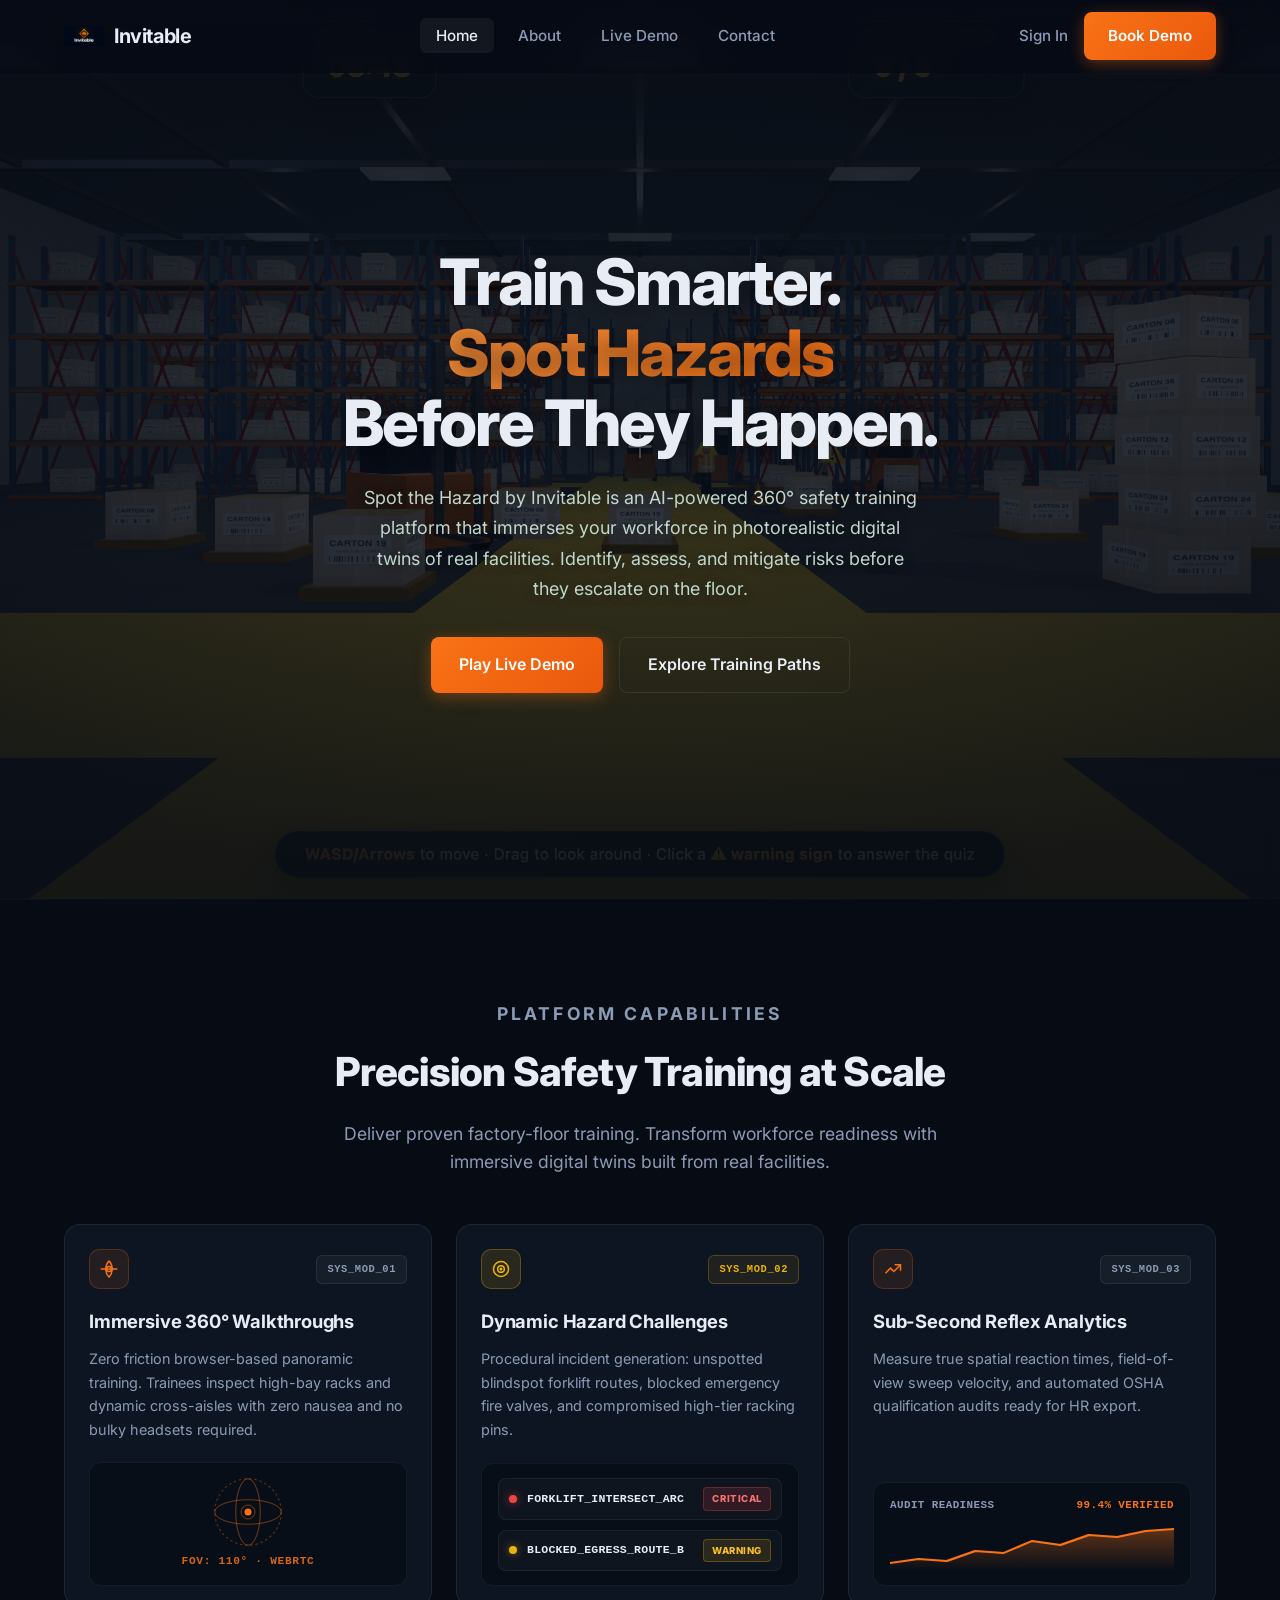
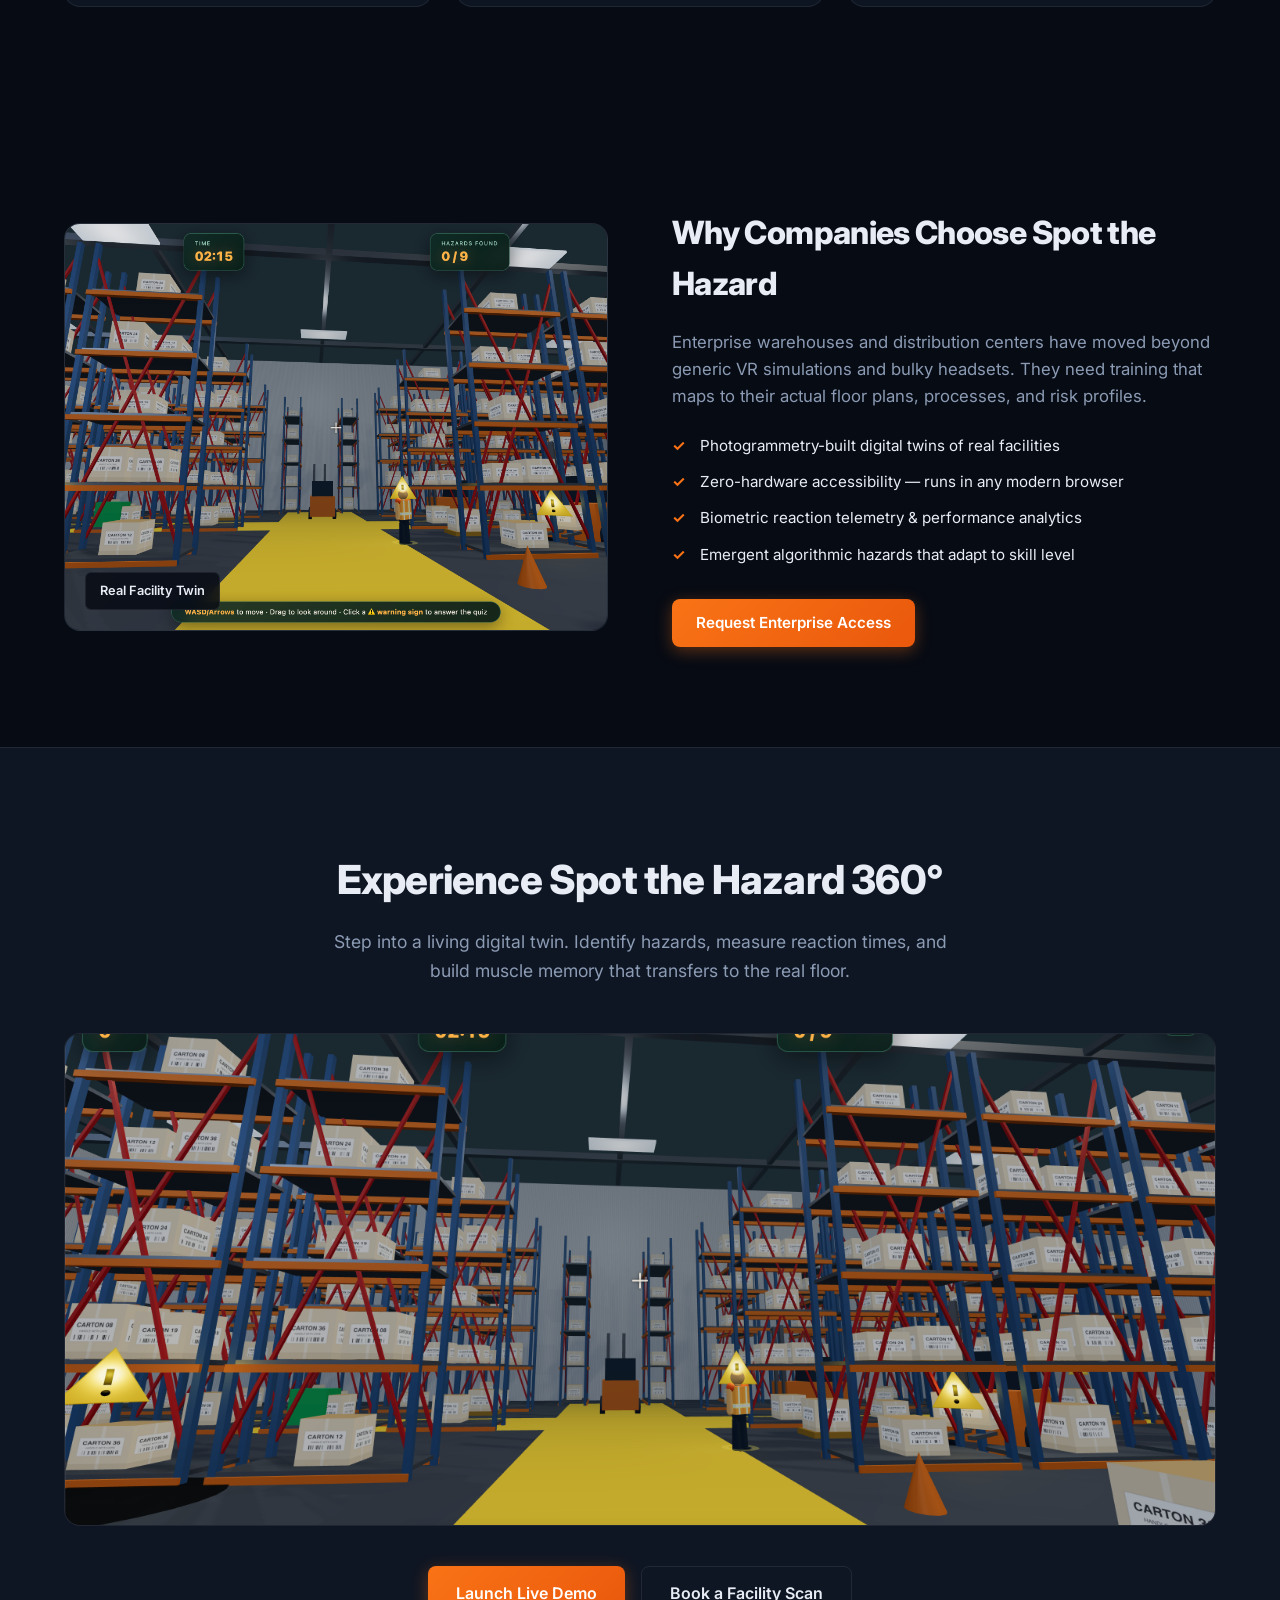
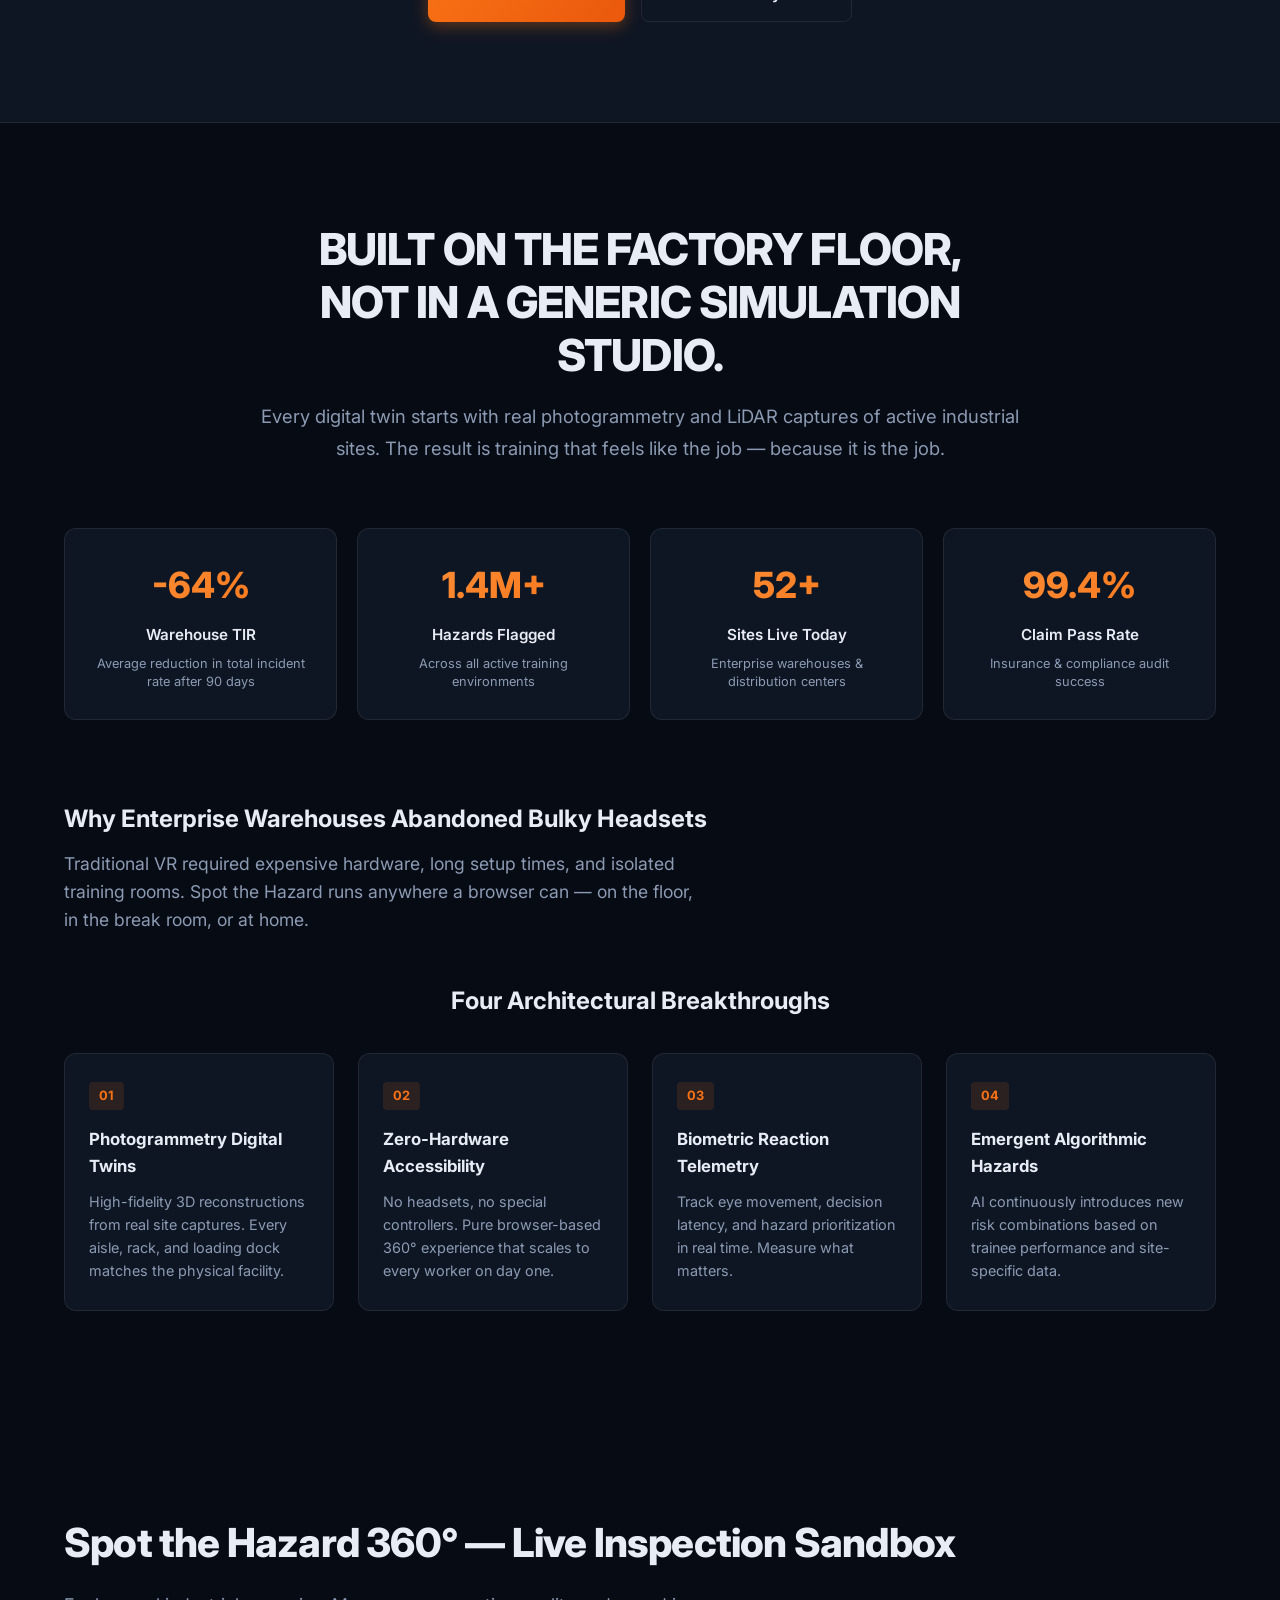
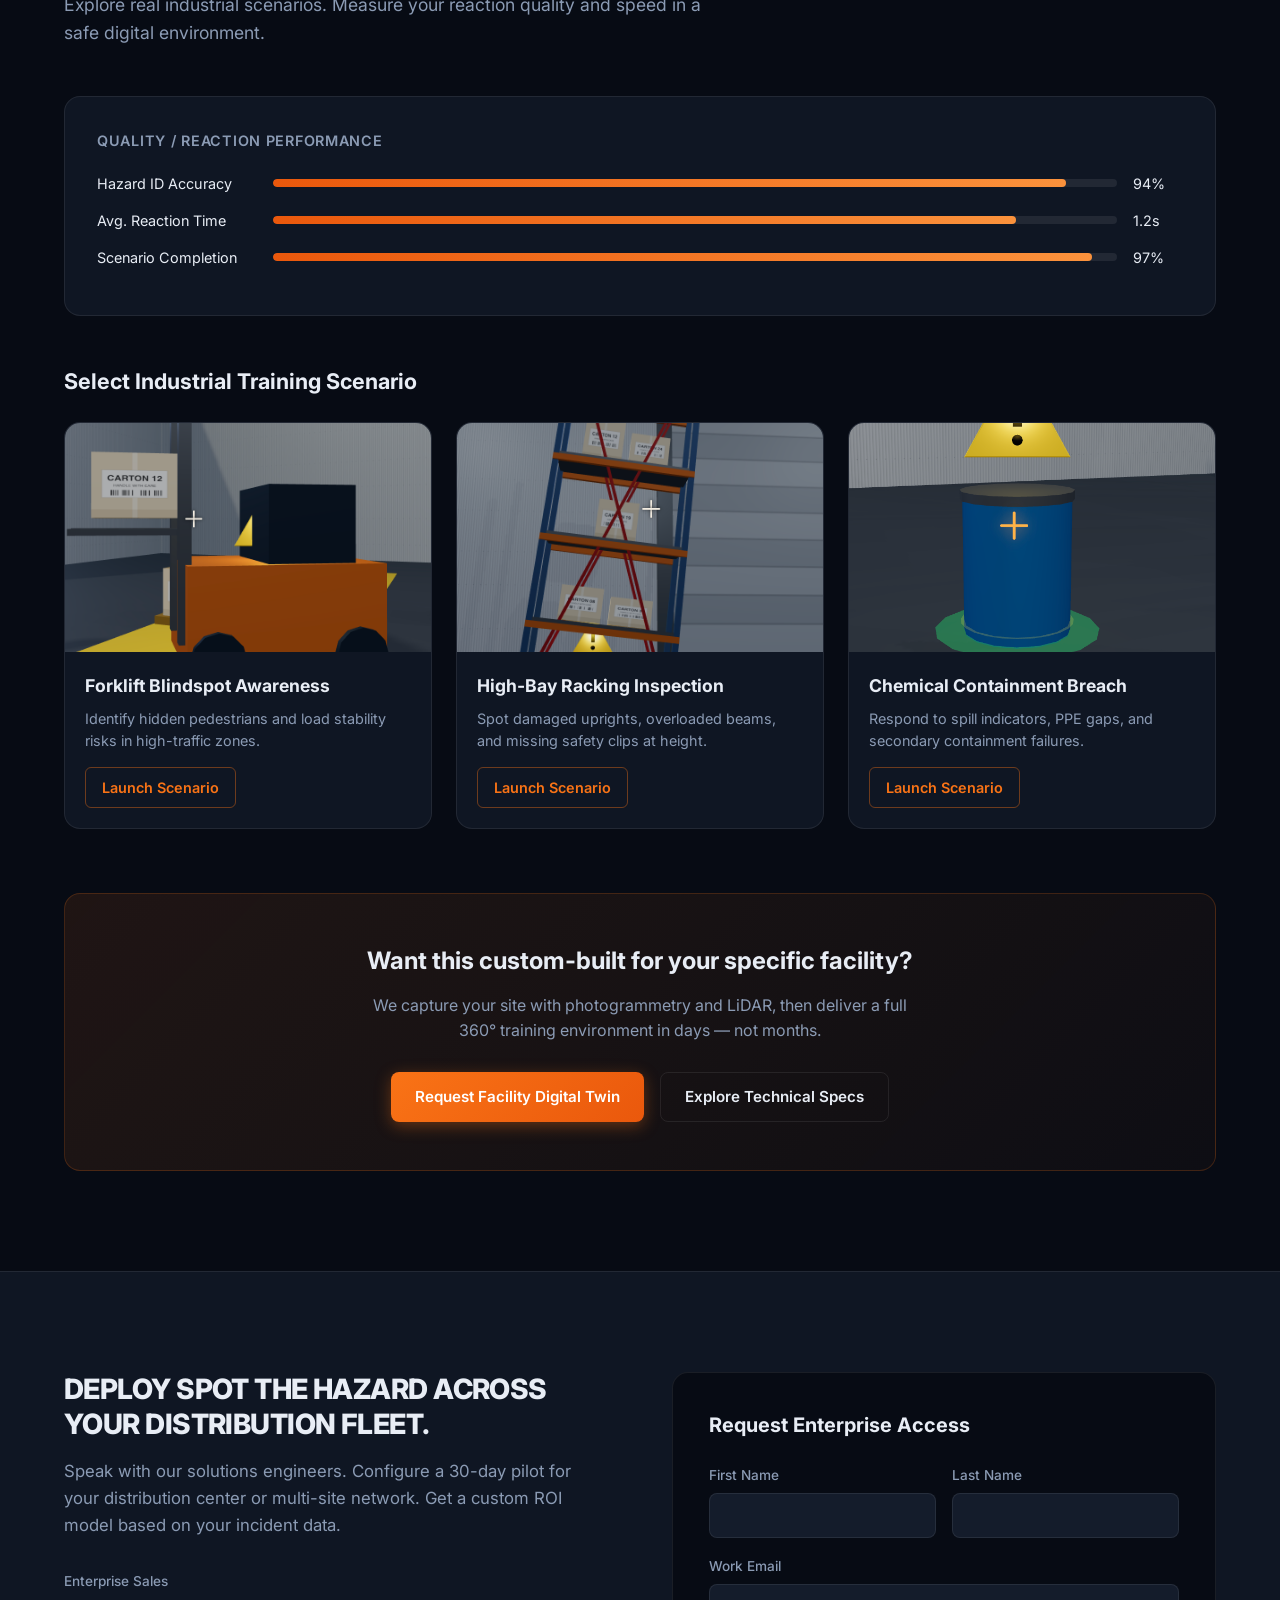
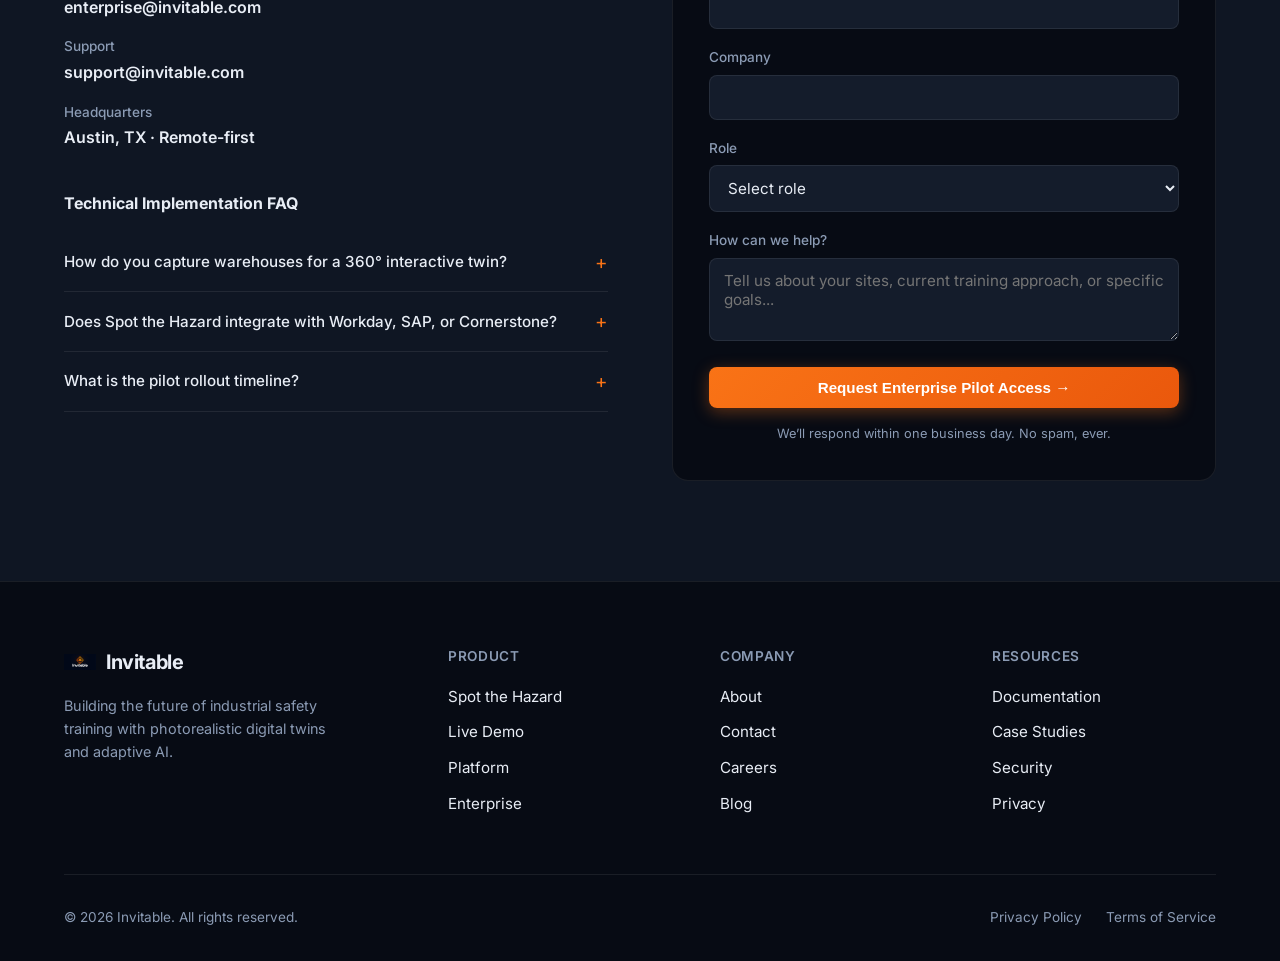
<file: index.html>
<!DOCTYPE html>
<html lang="en">
<head>
  <meta charset="UTF-8">
  <meta name="viewport" content="width=device-width, initial-scale=1.0">
  <title>Spot the Hazard — Invitable</title>
  <link rel="stylesheet" href="styles.css">
  <link rel="preconnect" href="https://fonts.googleapis.com">
  <link rel="preconnect" href="https://fonts.gstatic.com" crossorigin>
  <link href="https://fonts.googleapis.com/css2?family=Inter:wght@400;500;600;700;800&display=swap" rel="stylesheet">
</head>
<body>
  <!-- Navigation -->
  <nav class="navbar" id="navbar">
    <div class="nav-container">
      <a href="#home" class="logo-link">
        <img src="assets/logo.png" alt="Invitable Logo" class="logo-img">
        <span class="logo-text">Invitable</span>
      </a>
      <ul class="nav-links">
        <li><a href="#home" class="nav-link active">Home</a></li>
        <li><a href="#about" class="nav-link">About</a></li>
        <li><a href="#demo" class="nav-link">Live Demo</a></li>
        <li><a href="#contact" class="nav-link">Contact</a></li>
      </ul>
      <div class="nav-actions">
        <a href="#contact" class="btn-text">Sign In</a>
        <a href="#contact" class="btn-primary">Book Demo</a>
      </div>
      <button class="mobile-toggle" id="mobileToggle" aria-label="Toggle menu">
        <span></span><span></span><span></span>
      </button>
    </div>
  </nav>

  <!-- Hero Section -->
  <section id="home" class="hero">
    <div class="hero-bg"></div>
    <div class="hero-overlay"></div>
    <div class="container hero-content">
      <div class="hero-text">
        <h1>Train Smarter.<br><span class="highlight">Spot Hazards</span><br>Before They Happen.</h1>
        <p class="hero-desc">
          Spot the Hazard by Invitable is an AI-powered 360° safety training platform that immerses your workforce in photorealistic digital twins of real facilities. Identify, assess, and mitigate risks before they escalate on the floor.
        </p>
        <div class="hero-btns">
          <a href="spot_the_hazard.html" class="btn-primary btn-lg" target="_blank" rel="noopener">Play Live Demo</a>
          <a href="#about" class="btn-secondary btn-lg">Explore Training Paths</a>
        </div>
      </div>
    </div>
  </section>

  <!-- Precision Training -->
  <section class="section precision">
    <div class="container">
      <div class="section-header center">
        <p class="section-kicker">Platform Capabilities</p>
        <h2>Precision Safety Training at Scale</h2>
        <p>Deliver proven factory-floor training. Transform workforce readiness with immersive digital twins built from real facilities.</p>
      </div>

      <div class="sys-grid">
        <article class="sys-card">
          <div class="sys-card-top">
            <div class="sys-icon">
              <svg viewBox="0 0 24 24" fill="none" stroke="currentColor" stroke-width="1.8"><circle cx="12" cy="12" r="3"/><path d="M12 2a15 15 0 0 1 0 20M12 2a15 15 0 0 0 0 20M2 12h20"/></svg>
            </div>
            <span class="sys-mod">SYS_MOD_01</span>
          </div>
          <h3>Immersive 360° Walkthroughs</h3>
          <p>Zero friction browser-based panoramic training. Trainees inspect high-bay racks and dynamic cross-aisles with zero nausea and no bulky headsets required.</p>
          <div class="sys-panel">
            <div class="sys-sphere">
              <svg viewBox="0 0 120 80" class="sphere-svg">
                <ellipse cx="60" cy="40" rx="38" ry="38" fill="none" stroke="rgba(249,115,22,0.35)" stroke-width="1.2" stroke-dasharray="3 3"/>
                <ellipse cx="60" cy="40" rx="38" ry="14" fill="none" stroke="rgba(249,115,22,0.5)" stroke-width="1"/>
                <ellipse cx="60" cy="40" rx="14" ry="38" fill="none" stroke="rgba(249,115,22,0.5)" stroke-width="1"/>
                <circle cx="60" cy="40" r="4" fill="#f97316"/>
                <circle cx="60" cy="40" r="8" fill="none" stroke="#f97316" stroke-width="1" opacity="0.5"/>
              </svg>
              <span class="sys-panel-label">FOV: 110° · WEBRTC</span>
            </div>
          </div>
        </article>

        <article class="sys-card">
          <div class="sys-card-top">
            <div class="sys-icon accent">
              <svg viewBox="0 0 24 24" fill="none" stroke="currentColor" stroke-width="1.8"><circle cx="12" cy="12" r="9"/><circle cx="12" cy="12" r="4"/><circle cx="12" cy="12" r="1" fill="currentColor"/></svg>
            </div>
            <span class="sys-mod accent">SYS_MOD_02</span>
          </div>
          <h3>Dynamic Hazard Challenges</h3>
          <p>Procedural incident generation: unspotted blindspot forklift routes, blocked emergency fire valves, and compromised high-tier racking pins.</p>
          <div class="sys-panel">
            <div class="sys-alerts">
              <div class="sys-alert">
                <span class="sys-dot critical"></span>
                <span class="sys-alert-code">FORKLIFT_INTERSECT_ARC</span>
                <span class="sys-badge critical">CRITICAL</span>
              </div>
              <div class="sys-alert">
                <span class="sys-dot warning"></span>
                <span class="sys-alert-code">BLOCKED_EGRESS_ROUTE_B</span>
                <span class="sys-badge warning">WARNING</span>
              </div>
            </div>
          </div>
        </article>

        <article class="sys-card">
          <div class="sys-card-top">
            <div class="sys-icon">
              <svg viewBox="0 0 24 24" fill="none" stroke="currentColor" stroke-width="1.8"><path d="M3 17l6-6 4 4 8-8"/><path d="M14 7h7v7"/></svg>
            </div>
            <span class="sys-mod">SYS_MOD_03</span>
          </div>
          <h3>Sub-Second Reflex Analytics</h3>
          <p>Measure true spatial reaction times, field-of-view sweep velocity, and automated OSHA qualification audits ready for HR export.</p>
          <div class="sys-panel">
            <div class="sys-chart">
              <div class="sys-chart-head">
                <span>AUDIT READINESS</span>
                <span class="sys-chart-val">99.4% VERIFIED</span>
              </div>
              <svg viewBox="0 0 200 48" class="chart-svg" preserveAspectRatio="none">
                <defs>
                  <linearGradient id="chartFill" x1="0" y1="0" x2="0" y2="1">
                    <stop offset="0%" stop-color="#f97316" stop-opacity="0.35"/>
                    <stop offset="100%" stop-color="#f97316" stop-opacity="0"/>
                  </linearGradient>
                </defs>
                <path d="M0,40 L20,36 L40,38 L60,28 L80,30 L100,18 L120,22 L140,12 L160,14 L180,8 L200,6 L200,48 L0,48 Z" fill="url(#chartFill)"/>
                <path d="M0,40 L20,36 L40,38 L60,28 L80,30 L100,18 L120,22 L140,12 L160,14 L180,8 L200,6" fill="none" stroke="#f97316" stroke-width="2" stroke-linecap="round" stroke-linejoin="round"/>
              </svg>
            </div>
          </div>
        </article>
      </div>
    </div>
  </section>

  <!-- Why Companies Choose -->
  <section class="section why-choose">
    <div class="container">
      <div class="two-col">
        <div class="why-image">
          <div class="image-placeholder warehouse-2">
            <img src="assets/warehouse-twin.png" alt="Photorealistic digital twin of a warehouse facility" class="section-img">
            <span class="badge">Real Facility Twin</span>
          </div>
        </div>
        <div class="why-content">
          <h2>Why Companies Choose Spot the Hazard</h2>
          <p>Enterprise warehouses and distribution centers have moved beyond generic VR simulations and bulky headsets. They need training that maps to their actual floor plans, processes, and risk profiles.</p>
          <ul class="check-list">
            <li>Photogrammetry-built digital twins of real facilities</li>
            <li>Zero-hardware accessibility — runs in any modern browser</li>
            <li>Biometric reaction telemetry & performance analytics</li>
            <li>Emergent algorithmic hazards that adapt to skill level</li>
          </ul>
          <a href="#contact" class="btn-primary">Request Enterprise Access</a>
        </div>
      </div>
    </div>
  </section>

  <!-- Experience 360 -->
  <section class="section experience">
    <div class="container">
      <div class="section-header center">
        <h2>Experience Spot the Hazard 360°</h2>
        <p>Step into a living digital twin. Identify hazards, measure reaction times, and build muscle memory that transfers to the real floor.</p>
      </div>
      <div class="experience-visual">
        <div class="large-image-placeholder">
          <img src="assets/experience-scene.png" alt="360° warehouse scene with forklift and hazard markers" class="section-img">
        </div>
      </div>
      <div class="cta-row">
        <a href="spot_the_hazard.html" class="btn-primary btn-lg" target="_blank" rel="noopener">Launch Live Demo</a>
        <a href="#contact" class="btn-secondary btn-lg">Book a Facility Scan</a>
      </div>
    </div>
  </section>

  <!-- About Section -->
  <section id="about" class="section about">
    <div class="container">
      <div class="about-hero">
        <h2>BUILT ON THE FACTORY FLOOR,<br>NOT IN A GENERIC SIMULATION STUDIO.</h2>
        <p class="about-lead">Every digital twin starts with real photogrammetry and LiDAR captures of active industrial sites. The result is training that feels like the job — because it is the job.</p>
      </div>

      <div class="stats-grid">
        <div class="stat-card">
          <div class="stat-value">-64%</div>
          <div class="stat-label">Warehouse TIR</div>
          <div class="stat-desc">Average reduction in total incident rate after 90 days</div>
        </div>
        <div class="stat-card">
          <div class="stat-value">1.4M+</div>
          <div class="stat-label">Hazards Flagged</div>
          <div class="stat-desc">Across all active training environments</div>
        </div>
        <div class="stat-card">
          <div class="stat-value">52+</div>
          <div class="stat-label">Sites Live Today</div>
          <div class="stat-desc">Enterprise warehouses & distribution centers</div>
        </div>
        <div class="stat-card">
          <div class="stat-value">99.4%</div>
          <div class="stat-label">Claim Pass Rate</div>
          <div class="stat-desc">Insurance & compliance audit success</div>
        </div>
      </div>

      <div class="section-header">
        <h3>Why Enterprise Warehouses Abandoned Bulky Headsets</h3>
        <p>Traditional VR required expensive hardware, long setup times, and isolated training rooms. Spot the Hazard runs anywhere a browser can — on the floor, in the break room, or at home.</p>
      </div>

      <div class="breakthroughs">
        <h3>Four Architectural Breakthroughs</h3>
        <div class="cards-grid four-col">
          <div class="break-card">
            <span class="break-num">01</span>
            <h4>Photogrammetry Digital Twins</h4>
            <p>High-fidelity 3D reconstructions from real site captures. Every aisle, rack, and loading dock matches the physical facility.</p>
          </div>
          <div class="break-card">
            <span class="break-num">02</span>
            <h4>Zero-Hardware Accessibility</h4>
            <p>No headsets, no special controllers. Pure browser-based 360° experience that scales to every worker on day one.</p>
          </div>
          <div class="break-card">
            <span class="break-num">03</span>
            <h4>Biometric Reaction Telemetry</h4>
            <p>Track eye movement, decision latency, and hazard prioritization in real time. Measure what matters.</p>
          </div>
          <div class="break-card">
            <span class="break-num">04</span>
            <h4>Emergent Algorithmic Hazards</h4>
            <p>AI continuously introduces new risk combinations based on trainee performance and site-specific data.</p>
          </div>
        </div>
      </div>
    </div>
  </section>

  <!-- Demo Section -->
  <section id="demo" class="section demo">
    <div class="container">
      <div class="section-header">
        <h2>Spot the Hazard 360° — Live Inspection Sandbox</h2>
        <p>Explore real industrial scenarios. Measure your reaction quality and speed in a safe digital environment.</p>
      </div>

      <div class="demo-metrics">
        <div class="metric">
          <span class="metric-label">Quality / Reaction Performance</span>
          <div class="metric-bars">
            <div class="bar-row"><span>Hazard ID Accuracy</span><div class="bar"><div class="fill" style="width:94%"></div></div><span>94%</span></div>
            <div class="bar-row"><span>Avg. Reaction Time</span><div class="bar"><div class="fill" style="width:88%"></div></div><span>1.2s</span></div>
            <div class="bar-row"><span>Scenario Completion</span><div class="bar"><div class="fill" style="width:97%"></div></div><span>97%</span></div>
          </div>
        </div>
      </div>

      <h3 class="scenarios-title">Select Industrial Training Scenario</h3>
      <div class="scenarios-grid">
        <div class="scenario-card">
          <div class="scenario-img forklift">
            <img src="assets/scenario-forklift.png" alt="Forklift blindspot hazard training scene" class="section-img">
          </div>
          <h4>Forklift Blindspot Awareness</h4>
          <p>Identify hidden pedestrians and load stability risks in high-traffic zones.</p>
          <a href="spot_the_hazard.html" class="btn-outline" target="_blank" rel="noopener">Launch Scenario</a>
        </div>
        <div class="scenario-card">
          <div class="scenario-img racking">
            <img src="assets/scenario-racking.png" alt="High-bay racking inspection hazard scene" class="section-img">
          </div>
          <h4>High-Bay Racking Inspection</h4>
          <p>Spot damaged uprights, overloaded beams, and missing safety clips at height.</p>
          <a href="spot_the_hazard.html" class="btn-outline" target="_blank" rel="noopener">Launch Scenario</a>
        </div>
        <div class="scenario-card">
          <div class="scenario-img chemical">
            <img src="assets/scenario-chemical.png" alt="Chemical containment breach hazard scene" class="section-img">
          </div>
          <h4>Chemical Containment Breach</h4>
          <p>Respond to spill indicators, PPE gaps, and secondary containment failures.</p>
          <a href="spot_the_hazard.html" class="btn-outline" target="_blank" rel="noopener">Launch Scenario</a>
        </div>
      </div>

      <div class="custom-cta">
        <h3>Want this custom-built for your specific facility?</h3>
        <p>We capture your site with photogrammetry and LiDAR, then deliver a full 360° training environment in days — not months.</p>
        <div class="cta-btns">
          <a href="#contact" class="btn-primary">Request Facility Digital Twin</a>
          <a href="#contact" class="btn-secondary">Explore Technical Specs</a>
        </div>
      </div>
    </div>
  </section>

  <!-- Contact Section -->
  <section id="contact" class="section contact">
    <div class="container">
      <div class="contact-grid">
        <div class="contact-info">
          <h2>DEPLOY SPOT THE HAZARD ACROSS YOUR DISTRIBUTION FLEET.</h2>
          <p>Speak with our solutions engineers. Configure a 30-day pilot for your distribution center or multi-site network. Get a custom ROI model based on your incident data.</p>

          <div class="contact-details">
            <div class="detail">
              <strong>Enterprise Sales</strong>
              <span>enterprise@invitable.com</span>
            </div>
            <div class="detail">
              <strong>Support</strong>
              <span>support@invitable.com</span>
            </div>
            <div class="detail">
              <strong>Headquarters</strong>
              <span>Austin, TX · Remote-first</span>
            </div>
          </div>

          <div class="faq-preview">
            <h4>Technical Implementation FAQ</h4>
            <details>
              <summary>How do you capture warehouses for a 360° interactive twin?</summary>
              <p>We use a combination of high-resolution photogrammetry and LiDAR scanning. A typical distribution center can be captured in 1–2 days with minimal operational disruption.</p>
            </details>
            <details>
              <summary>Does Spot the Hazard integrate with Workday, SAP, or Cornerstone?</summary>
              <p>Yes. We provide SSO (SAML/OIDC), SCIM provisioning, and learning-record exports that plug into major LMS and HCM platforms.</p>
            </details>
            <details>
              <summary>What is the pilot rollout timeline?</summary>
              <p>Most enterprise pilots go live within 3–4 weeks of signed agreement, including facility capture, twin build, and first cohort training.</p>
            </details>
          </div>
        </div>

        <div class="contact-form-wrap">
          <form class="contact-form" id="contactForm">
            <h3>Request Enterprise Access</h3>
            <div class="form-row">
              <div class="form-group">
                <label for="firstName">First Name</label>
                <input type="text" id="firstName" name="firstName" required>
              </div>
              <div class="form-group">
                <label for="lastName">Last Name</label>
                <input type="text" id="lastName" name="lastName" required>
              </div>
            </div>
            <div class="form-group">
              <label for="email">Work Email</label>
              <input type="email" id="email" name="email" required>
            </div>
            <div class="form-group">
              <label for="company">Company</label>
              <input type="text" id="company" name="company" required>
            </div>
            <div class="form-group">
              <label for="role">Role</label>
              <select id="role" name="role">
                <option value="">Select role</option>
                <option>Safety Director / EHS</option>
                <option>Operations / Warehouse Manager</option>
                <option>Learning &amp; Development</option>
                <option>VP / C-Level</option>
                <option>Other</option>
              </select>
            </div>
            <div class="form-group">
              <label for="message">How can we help?</label>
              <textarea id="message" name="message" rows="3" placeholder="Tell us about your sites, current training approach, or specific goals..."></textarea>
            </div>
            <button type="submit" class="btn-primary btn-full">Request Enterprise Pilot Access →</button>
            <p class="form-note">We’ll respond within one business day. No spam, ever.</p>
          </form>
        </div>
      </div>
    </div>
  </section>

  <!-- Footer -->
  <footer class="footer">
    <div class="container">
      <div class="footer-grid">
        <div class="footer-brand">
          <a href="#home" class="logo-link">
            <img src="assets/logo.png" alt="Invitable" class="logo-img small">
            <span class="logo-text">Invitable</span>
          </a>
          <p>Building the future of industrial safety training with photorealistic digital twins and adaptive AI.</p>
        </div>
        <div class="footer-col">
          <h5>Product</h5>
          <ul>
            <li><a href="#home">Spot the Hazard</a></li>
            <li><a href="#demo">Live Demo</a></li>
            <li><a href="#about">Platform</a></li>
            <li><a href="#contact">Enterprise</a></li>
          </ul>
        </div>
        <div class="footer-col">
          <h5>Company</h5>
          <ul>
            <li><a href="#about">About</a></li>
            <li><a href="#contact">Contact</a></li>
            <li><a href="#">Careers</a></li>
            <li><a href="#">Blog</a></li>
          </ul>
        </div>
        <div class="footer-col">
          <h5>Resources</h5>
          <ul>
            <li><a href="#">Documentation</a></li>
            <li><a href="#">Case Studies</a></li>
            <li><a href="#">Security</a></li>
            <li><a href="#">Privacy</a></li>
          </ul>
        </div>
      </div>
      <div class="footer-bottom">
        <p>© 2026 Invitable. All rights reserved.</p>
        <div class="footer-links">
          <a href="#">Privacy Policy</a>
          <a href="#">Terms of Service</a>
        </div>
      </div>
    </div>
  </footer>

  <script>
    // Smooth scroll & active nav
    document.querySelectorAll('a[href^="#"]').forEach(anchor => {
      anchor.addEventListener('click', function (e) {
        const href = this.getAttribute('href');

        // Ignore placeholder hashes like "#" so we don't call querySelector("#")
        if (!href || href === '#') {
          e.preventDefault();
          document.querySelector('.nav-links')?.classList.remove('open');
          document.querySelector('.nav-actions')?.classList.remove('open');
          return;
        }

        e.preventDefault();
        const target = document.querySelector(href);
        if (target) {
          target.scrollIntoView({ behavior: 'smooth', block: 'start' });
        }

        // Close mobile menu
        document.querySelector('.nav-links')?.classList.remove('open');
        document.querySelector('.nav-actions')?.classList.remove('open');
      });
    });

    // Active link on scroll
    const sections = document.querySelectorAll('section[id]');
    const navLinks = document.querySelectorAll('.nav-link');

    window.addEventListener('scroll', () => {
      let current = '';
      sections.forEach(section => {
        const sectionTop = section.offsetTop - 100;
        if (window.scrollY >= sectionTop) {
          current = section.getAttribute('id');
        }
      });
      navLinks.forEach(link => {
        link.classList.remove('active');
        if (link.getAttribute('href') === '#' + current) {
          link.classList.add('active');
        }
      });

      // Navbar background
      const navbar = document.getElementById('navbar');
      if (window.scrollY > 50) {
        navbar.classList.add('scrolled');
      } else {
        navbar.classList.remove('scrolled');
      }
    });

    // Mobile toggle
    document.getElementById('mobileToggle').addEventListener('click', () => {
      document.querySelector('.nav-links').classList.toggle('open');
      document.querySelector('.nav-actions').classList.toggle('open');
    });

    // Form submit
    document.getElementById('contactForm').addEventListener('submit', function(e) {
      e.preventDefault();
      const btn = this.querySelector('button');
      btn.textContent = 'Request Sent ✓';
      btn.disabled = true;
      btn.style.background = '#16a34a';
      setTimeout(() => {
        btn.textContent = 'Request Enterprise Pilot Access →';
        btn.disabled = false;
        btn.style.background = '';
        this.reset();
      }, 3000);
    });
  </script>
</body>
</html>
</file>
<file: styles.css>
/* ===== Reset & Base ===== */
*, *::before, *::after {
  box-sizing: border-box;
  margin: 0;
  padding: 0;
}

:root {
  --bg: #070b14;
  --bg-card: #0f1623;
  --bg-elevated: #141c2b;
  --text: #e8edf5;
  --text-muted: #8b9bb4;
  --orange: #f97316;
  --orange-light: #fb923c;
  --orange-dark: #ea580c;
  --border: rgba(255, 255, 255, 0.08);
  --radius: 12px;
  --radius-lg: 16px;
  --shadow: 0 8px 32px rgba(0, 0, 0, 0.4);
  --font: 'Inter', -apple-system, BlinkMacSystemFont, sans-serif;
}

html {
  scroll-behavior: smooth;
  scroll-padding-top: 80px;
}

body {
  font-family: var(--font);
  background: var(--bg);
  color: var(--text);
  line-height: 1.6;
  overflow-x: hidden;
}

a {
  color: inherit;
  text-decoration: none;
}

img {
  max-width: 100%;
  display: block;
}

ul {
  list-style: none;
}

.container {
  max-width: 1200px;
  margin: 0 auto;
  padding: 0 24px;
}

/* ===== Buttons ===== */
.btn-primary {
  display: inline-flex;
  align-items: center;
  justify-content: center;
  gap: 8px;
  background: linear-gradient(135deg, var(--orange), var(--orange-dark));
  color: #fff;
  font-weight: 600;
  font-size: 0.95rem;
  padding: 12px 24px;
  border-radius: 8px;
  border: none;
  cursor: pointer;
  transition: all 0.2s ease;
  box-shadow: 0 4px 16px rgba(249, 115, 22, 0.35);
}

.btn-primary:hover {
  transform: translateY(-1px);
  box-shadow: 0 6px 24px rgba(249, 115, 22, 0.5);
  background: linear-gradient(135deg, var(--orange-light), var(--orange));
}

.btn-secondary {
  display: inline-flex;
  align-items: center;
  justify-content: center;
  background: transparent;
  color: var(--text);
  font-weight: 600;
  font-size: 0.95rem;
  padding: 12px 24px;
  border-radius: 8px;
  border: 1px solid var(--border);
  cursor: pointer;
  transition: all 0.2s ease;
}

.btn-secondary:hover {
  border-color: rgba(255, 255, 255, 0.2);
  background: rgba(255, 255, 255, 0.04);
}

.btn-outline {
  display: inline-flex;
  align-items: center;
  color: var(--orange);
  font-weight: 600;
  font-size: 0.9rem;
  padding: 8px 16px;
  border: 1px solid rgba(249, 115, 22, 0.4);
  border-radius: 6px;
  transition: all 0.2s;
}

.btn-outline:hover {
  background: rgba(249, 115, 22, 0.1);
  border-color: var(--orange);
}

.btn-lg {
  padding: 14px 28px;
  font-size: 1rem;
}

.btn-full {
  width: 100%;
}

.btn-text {
  color: var(--text-muted);
  font-weight: 500;
  font-size: 0.95rem;
  transition: color 0.2s;
}

.btn-text:hover {
  color: var(--text);
}

/* ===== Navbar ===== */
.navbar {
  position: fixed;
  top: 0;
  left: 0;
  right: 0;
  z-index: 1000;
  background: rgba(7, 11, 20, 0.8);
  backdrop-filter: blur(16px);
  border-bottom: 1px solid transparent;
  transition: all 0.3s ease;
}

.navbar.scrolled {
  background: rgba(7, 11, 20, 0.95);
  border-bottom-color: var(--border);
}

.nav-container {
  max-width: 1200px;
  margin: 0 auto;
  padding: 0 24px;
  height: 72px;
  display: flex;
  align-items: center;
  justify-content: space-between;
  gap: 24px;
}

.logo-link {
  display: flex;
  align-items: center;
  gap: 10px;
  flex-shrink: 0;
}

.logo-img {
  width: 40px;
  height: 40px;
  object-fit: contain;
}

.logo-img.small {
  width: 32px;
  height: 32px;
}

.logo-text {
  font-weight: 700;
  font-size: 1.25rem;
  letter-spacing: -0.02em;
}

.nav-links {
  display: flex;
  align-items: center;
  gap: 8px;
}

.nav-link {
  padding: 8px 16px;
  font-size: 0.95rem;
  font-weight: 500;
  color: var(--text-muted);
  border-radius: 6px;
  transition: all 0.2s;
}

.nav-link:hover,
.nav-link.active {
  color: var(--text);
  background: rgba(255, 255, 255, 0.05);
}

.nav-actions {
  display: flex;
  align-items: center;
  gap: 16px;
}

.mobile-toggle {
  display: none;
  flex-direction: column;
  gap: 5px;
  background: none;
  border: none;
  cursor: pointer;
  padding: 8px;
}

.mobile-toggle span {
  display: block;
  width: 22px;
  height: 2px;
  background: var(--text);
  border-radius: 1px;
  transition: all 0.3s;
}

/* ===== Hero ===== */
.hero {
  position: relative;
  min-height: 100vh;
  display: flex;
  align-items: center;
  justify-content: center;
  padding: 120px 0 80px;
  overflow: hidden;
}

.hero-bg {
  position: absolute;
  inset: 0;
  background:
    url("assets/hero-warehouse.png") center center / cover no-repeat;
  pointer-events: none;
  z-index: 0;
}

.hero-overlay {
  position: absolute;
  inset: 0;
  background:
    linear-gradient(180deg, rgba(7, 11, 20, 0.72) 0%, rgba(7, 11, 20, 0.55) 40%, rgba(7, 11, 20, 0.78) 100%),
    radial-gradient(ellipse 70% 50% at 50% 50%, rgba(7, 11, 20, 0.25) 0%, rgba(7, 11, 20, 0.65) 100%);
  pointer-events: none;
  z-index: 1;
}

.hero-content {
  display: flex;
  flex-direction: column;
  align-items: center;
  justify-content: center;
  text-align: center;
  position: relative;
  z-index: 2;
  max-width: 820px;
  margin: 0 auto;
}

.hero-text {
  display: flex;
  flex-direction: column;
  align-items: center;
  text-align: center;
}

.hero-text h1 {
  font-size: clamp(2.5rem, 5.5vw, 4rem);
  font-weight: 800;
  line-height: 1.1;
  letter-spacing: -0.03em;
  margin-bottom: 24px;
  text-shadow: 0 2px 24px rgba(0, 0, 0, 0.45);
}

.highlight {
  background: linear-gradient(135deg, var(--orange-light), var(--orange));
  -webkit-background-clip: text;
  -webkit-text-fill-color: transparent;
  background-clip: text;
}

.hero-desc {
  font-size: 1.125rem;
  color: rgba(207, 230, 219, 0.92);
  max-width: 560px;
  margin: 0 auto 32px;
  line-height: 1.7;
  text-shadow: 0 1px 12px rgba(0, 0, 0, 0.4);
}

.hero-btns {
  display: flex;
  flex-wrap: wrap;
  gap: 16px;
  justify-content: center;
}

.scene-overlay {
  display: flex;
  flex-direction: column;
  align-items: center;
  gap: 8px;
  z-index: 2;
}

.pts-badge {
  background: linear-gradient(135deg, var(--orange), var(--orange-dark));
  color: #fff;
  font-weight: 700;
  font-size: 0.85rem;
  padding: 6px 14px;
  border-radius: 20px;
  letter-spacing: 0.02em;
}

.scene-label {
  font-size: 0.8rem;
  color: var(--text-muted);
}

/* ===== Sections ===== */
.section {
  padding: 100px 0;
}

.section-header {
  margin-bottom: 48px;
}

.section-header.center {
  text-align: center;
}

.section-header h2 {
  font-size: clamp(1.75rem, 3.5vw, 2.5rem);
  font-weight: 800;
  letter-spacing: -0.02em;
  margin-bottom: 16px;
}

.section-header h3 {
  font-size: 1.5rem;
  font-weight: 700;
  margin-bottom: 12px;
}

.section-header p {
  color: var(--text-muted);
  font-size: 1.1rem;
  max-width: 640px;
}

.section-header.center p {
  margin: 0 auto;
}

/* ===== Cards ===== */
.cards-grid {
  display: grid;
  gap: 24px;
}

.cards-grid.three-col {
  grid-template-columns: repeat(3, 1fr);
}

.cards-grid.four-col {
  grid-template-columns: repeat(4, 1fr);
}

.feature-card {
  background: var(--bg-card);
  border: 1px solid var(--border);
  border-radius: var(--radius-lg);
  padding: 32px 28px;
  transition: all 0.3s ease;
}

.feature-card:hover {
  border-color: rgba(249, 115, 22, 0.3);
  transform: translateY(-4px);
  box-shadow: 0 12px 40px rgba(0, 0, 0, 0.3);
}

.card-icon {
  width: 48px;
  height: 48px;
  background: rgba(249, 115, 22, 0.12);
  border-radius: 10px;
  display: flex;
  align-items: center;
  justify-content: center;
  font-size: 1.25rem;
  font-weight: 700;
  color: var(--orange);
  margin-bottom: 20px;
}

.feature-card h3 {
  font-size: 1.2rem;
  font-weight: 700;
  margin-bottom: 12px;
}

.feature-card p {
  color: var(--text-muted);
  font-size: 0.95rem;
  line-height: 1.65;
}

/* ===== Precision section — systems-style cards ===== */
.section-kicker {
  display: inline-block;
  font-size: 0.75rem;
  font-weight: 700;
  letter-spacing: 0.18em;
  text-transform: uppercase;
  color: var(--orange);
  margin-bottom: 12px !important;
}

.sys-grid {
  display: grid;
  grid-template-columns: repeat(3, 1fr);
  gap: 24px;
  align-items: stretch;
}

.sys-card {
  background: rgba(15, 23, 36, 0.92);
  border: 1px solid rgba(255, 255, 255, 0.07);
  border-radius: 16px;
  padding: 24px 24px 20px;
  display: flex;
  flex-direction: column;
  transition: border-color 0.25s, transform 0.25s, box-shadow 0.25s;
}

.sys-card:hover {
  border-color: rgba(249, 115, 22, 0.3);
  transform: translateY(-4px);
  box-shadow: 0 16px 40px rgba(0, 0, 0, 0.35);
}

.sys-card-top {
  display: flex;
  align-items: center;
  justify-content: space-between;
  margin-bottom: 18px;
}

.sys-icon {
  width: 40px;
  height: 40px;
  border-radius: 10px;
  background: rgba(249, 115, 22, 0.1);
  border: 1px solid rgba(249, 115, 22, 0.22);
  display: flex;
  align-items: center;
  justify-content: center;
  color: var(--orange);
}

.sys-icon svg {
  width: 20px;
  height: 20px;
}

.sys-icon.accent {
  background: rgba(234, 179, 8, 0.12);
  border-color: rgba(234, 179, 8, 0.3);
  color: #eab308;
}

.sys-mod {
  font-size: 0.65rem;
  font-weight: 700;
  letter-spacing: 0.06em;
  color: var(--text-muted);
  background: rgba(255, 255, 255, 0.04);
  border: 1px solid rgba(255, 255, 255, 0.08);
  padding: 5px 10px;
  border-radius: 6px;
  font-family: ui-monospace, SFMono-Regular, Menlo, Monaco, Consolas, monospace;
}

.sys-mod.accent {
  color: #eab308;
  border-color: rgba(234, 179, 8, 0.25);
  background: rgba(234, 179, 8, 0.08);
}

.sys-card h3 {
  font-size: 1.15rem;
  font-weight: 700;
  margin-bottom: 10px;
  letter-spacing: -0.01em;
}

.sys-card > p {
  color: var(--text-muted);
  font-size: 0.9rem;
  line-height: 1.65;
  margin-bottom: 20px;
  flex: 1;
}

.sys-panel {
  background: rgba(7, 11, 20, 0.65);
  border: 1px solid rgba(255, 255, 255, 0.05);
  border-radius: 12px;
  padding: 14px 16px;
  margin-top: auto;
}

/* Sphere / FOV visual */
.sys-sphere {
  display: flex;
  flex-direction: column;
  align-items: center;
  gap: 6px;
}

.sphere-svg {
  width: 100%;
  max-width: 140px;
  height: 70px;
}

.sys-panel-label {
  font-size: 0.7rem;
  font-weight: 600;
  letter-spacing: 0.06em;
  color: rgba(249, 115, 22, 0.85);
  font-family: ui-monospace, SFMono-Regular, Menlo, Monaco, Consolas, monospace;
}

/* Alert rows */
.sys-alerts {
  display: flex;
  flex-direction: column;
  gap: 10px;
}

.sys-alert {
  display: flex;
  align-items: center;
  gap: 10px;
  background: rgba(255, 255, 255, 0.03);
  border: 1px solid rgba(255, 255, 255, 0.05);
  border-radius: 8px;
  padding: 8px 10px;
}

.sys-dot {
  width: 8px;
  height: 8px;
  border-radius: 50%;
  flex-shrink: 0;
}

.sys-dot.critical {
  background: #ef4444;
  box-shadow: 0 0 8px rgba(239, 68, 68, 0.6);
}

.sys-dot.warning {
  background: #eab308;
  box-shadow: 0 0 8px rgba(234, 179, 8, 0.5);
}

.sys-alert-code {
  flex: 1;
  font-size: 0.72rem;
  font-weight: 600;
  letter-spacing: 0.02em;
  color: var(--text);
  font-family: ui-monospace, SFMono-Regular, Menlo, Monaco, Consolas, monospace;
  white-space: nowrap;
  overflow: hidden;
  text-overflow: ellipsis;
}

.sys-badge {
  font-size: 0.6rem;
  font-weight: 800;
  letter-spacing: 0.06em;
  padding: 3px 8px;
  border-radius: 4px;
  flex-shrink: 0;
}

.sys-badge.critical {
  background: rgba(239, 68, 68, 0.15);
  color: #f87171;
  border: 1px solid rgba(239, 68, 68, 0.3);
}

.sys-badge.warning {
  background: rgba(234, 179, 8, 0.12);
  color: #fbbf24;
  border: 1px solid rgba(234, 179, 8, 0.28);
}

/* Chart panel */
.sys-chart {
  display: flex;
  flex-direction: column;
  gap: 8px;
}

.sys-chart-head {
  display: flex;
  justify-content: space-between;
  align-items: center;
  font-size: 0.68rem;
  font-weight: 600;
  letter-spacing: 0.04em;
  color: var(--text-muted);
  font-family: ui-monospace, SFMono-Regular, Menlo, Monaco, Consolas, monospace;
}

.sys-chart-val {
  color: var(--orange);
  font-weight: 700;
}

.chart-svg {
  width: 100%;
  height: 48px;
  display: block;
}

/* ===== Why Choose ===== */
.two-col {
  display: grid;
  grid-template-columns: 1fr 1fr;
  gap: 64px;
  align-items: center;
}

.image-placeholder {
  aspect-ratio: 4 / 3;
  background: linear-gradient(145deg, #1a2332, #0d1420);
  border-radius: var(--radius-lg);
  border: 1px solid var(--border);
  position: relative;
  overflow: hidden;
}

.image-placeholder .section-img {
  width: 100%;
  height: 100%;
  object-fit: cover;
  display: block;
}


.badge {
  position: absolute;
  bottom: 20px;
  left: 20px;
  background: rgba(7, 11, 20, 0.85);
  backdrop-filter: blur(8px);
  color: var(--text);
  font-size: 0.8rem;
  font-weight: 600;
  padding: 8px 14px;
  border-radius: 6px;
  border: 1px solid var(--border);
}

.why-content h2 {
  font-size: 2rem;
  font-weight: 800;
  letter-spacing: -0.02em;
  margin-bottom: 20px;
}

.why-content > p {
  color: var(--text-muted);
  margin-bottom: 24px;
  font-size: 1.05rem;
}

.check-list {
  margin-bottom: 32px;
}

.check-list li {
  position: relative;
  padding-left: 28px;
  margin-bottom: 12px;
  color: var(--text);
  font-size: 0.95rem;
}

.check-list li::before {
  content: '✓';
  position: absolute;
  left: 0;
  color: var(--orange);
  font-weight: 700;
}

/* ===== Experience ===== */
.experience {
  background: var(--bg-card);
  border-top: 1px solid var(--border);
  border-bottom: 1px solid var(--border);
}

.experience-visual {
  margin-bottom: 40px;
}

.large-image-placeholder {
  aspect-ratio: 21 / 9;
  border-radius: var(--radius-lg);
  overflow: hidden;
  border: 1px solid var(--border);
  position: relative;
  background: #0d1420;
}

.large-image-placeholder .section-img {
  width: 100%;
  height: 100%;
  object-fit: cover;
  display: block;
}

.scene-stats {
  position: absolute;
  bottom: 0;
  left: 0;
  right: 0;
  display: flex;
  gap: 48px;
  justify-content: center;
  padding: 28px 32px;
  z-index: 2;
  background: linear-gradient(to top, rgba(7,11,20,0.9), transparent);
}

.scene-stats span {
  text-align: center;
  font-size: 0.9rem;
  color: var(--text-muted);
}

.scene-stats strong {
  display: block;
  font-size: 1.5rem;
  font-weight: 800;
  color: var(--text);
  margin-bottom: 4px;
}

.cta-row {
  display: flex;
  justify-content: center;
  gap: 16px;
  flex-wrap: wrap;
}

/* ===== About ===== */
.about-hero {
  text-align: center;
  max-width: 800px;
  margin: 0 auto 64px;
}

.about-hero h2 {
  font-size: clamp(1.75rem, 3.5vw, 2.75rem);
  font-weight: 800;
  letter-spacing: -0.02em;
  line-height: 1.2;
  margin-bottom: 20px;
}

.about-lead {
  font-size: 1.15rem;
  color: var(--text-muted);
  line-height: 1.7;
}

.stats-grid {
  display: grid;
  grid-template-columns: repeat(4, 1fr);
  gap: 20px;
  margin-bottom: 80px;
}

.stat-card {
  background: var(--bg-card);
  border: 1px solid var(--border);
  border-radius: var(--radius);
  padding: 28px 24px;
  text-align: center;
  transition: all 0.3s;
}

.stat-card:hover {
  border-color: rgba(249, 115, 22, 0.3);
}

.stat-value {
  font-size: 2.25rem;
  font-weight: 800;
  background: linear-gradient(135deg, var(--orange-light), var(--orange));
  -webkit-background-clip: text;
  -webkit-text-fill-color: transparent;
  background-clip: text;
  margin-bottom: 8px;
}

.stat-label {
  font-weight: 600;
  font-size: 0.95rem;
  margin-bottom: 8px;
}

.stat-desc {
  font-size: 0.8rem;
  color: var(--text-muted);
  line-height: 1.4;
}

.breakthroughs {
  margin-top: 48px;
}

.breakthroughs > h3 {
  font-size: 1.5rem;
  font-weight: 700;
  margin-bottom: 32px;
  text-align: center;
}

.break-card {
  background: var(--bg-card);
  border: 1px solid var(--border);
  border-radius: var(--radius);
  padding: 28px 24px;
  transition: all 0.3s;
}

.break-card:hover {
  border-color: rgba(249, 115, 22, 0.25);
}

.break-num {
  display: inline-block;
  font-size: 0.8rem;
  font-weight: 700;
  color: var(--orange);
  background: rgba(249, 115, 22, 0.12);
  padding: 4px 10px;
  border-radius: 4px;
  margin-bottom: 16px;
}

.break-card h4 {
  font-size: 1.05rem;
  font-weight: 700;
  margin-bottom: 10px;
}

.break-card p {
  font-size: 0.9rem;
  color: var(--text-muted);
  line-height: 1.6;
}

/* ===== Demo ===== */
.demo-metrics {
  background: var(--bg-card);
  border: 1px solid var(--border);
  border-radius: var(--radius-lg);
  padding: 32px;
  margin-bottom: 48px;
}

.metric-label {
  display: block;
  font-weight: 600;
  margin-bottom: 20px;
  color: var(--text-muted);
  font-size: 0.9rem;
  text-transform: uppercase;
  letter-spacing: 0.05em;
}

.bar-row {
  display: grid;
  grid-template-columns: 160px 1fr 50px;
  align-items: center;
  gap: 16px;
  margin-bottom: 14px;
  font-size: 0.9rem;
}

.bar {
  height: 8px;
  background: rgba(255, 255, 255, 0.08);
  border-radius: 4px;
  overflow: hidden;
}

.bar .fill {
  height: 100%;
  background: linear-gradient(90deg, var(--orange-dark), var(--orange-light));
  border-radius: 4px;
}

.scenarios-title {
  font-size: 1.35rem;
  font-weight: 700;
  margin-bottom: 24px;
}

.scenarios-grid {
  display: grid;
  grid-template-columns: repeat(3, 1fr);
  gap: 24px;
  margin-bottom: 64px;
}

.scenario-card {
  background: var(--bg-card);
  border: 1px solid var(--border);
  border-radius: var(--radius-lg);
  overflow: hidden;
  transition: all 0.3s;
}

.scenario-card:hover {
  border-color: rgba(249, 115, 22, 0.3);
  transform: translateY(-4px);
}

.scenario-img {
  aspect-ratio: 16 / 10;
  background: linear-gradient(145deg, #1a2332, #0d1420);
  overflow: hidden;
  position: relative;
}

.scenario-img .section-img {
  width: 100%;
  height: 100%;
  object-fit: cover;
  display: block;
  transition: transform 0.35s ease;
}

.scenario-card:hover .scenario-img .section-img {
  transform: scale(1.04);
}

.scenario-card h4 {
  font-size: 1.1rem;
  font-weight: 700;
  padding: 20px 20px 8px;
}

.scenario-card p {
  font-size: 0.9rem;
  color: var(--text-muted);
  padding: 0 20px 16px;
  line-height: 1.5;
}

.scenario-card .btn-outline {
  margin: 0 20px 20px;
}

.custom-cta {
  text-align: center;
  background: linear-gradient(135deg, rgba(249, 115, 22, 0.1), rgba(249, 115, 22, 0.03));
  border: 1px solid rgba(249, 115, 22, 0.2);
  border-radius: var(--radius-lg);
  padding: 48px 32px;
}

.custom-cta h3 {
  font-size: 1.5rem;
  font-weight: 700;
  margin-bottom: 12px;
}

.custom-cta p {
  color: var(--text-muted);
  max-width: 560px;
  margin: 0 auto 28px;
}

.cta-btns {
  display: flex;
  justify-content: center;
  gap: 16px;
  flex-wrap: wrap;
}

/* ===== Contact ===== */
.contact {
  background: var(--bg-card);
  border-top: 1px solid var(--border);
}

.contact-grid {
  display: grid;
  grid-template-columns: 1fr 1fr;
  gap: 64px;
  align-items: start;
}

.contact-info h2 {
  font-size: 1.75rem;
  font-weight: 800;
  letter-spacing: -0.02em;
  line-height: 1.25;
  margin-bottom: 16px;
}

.contact-info > p {
  color: var(--text-muted);
  margin-bottom: 32px;
  font-size: 1.05rem;
}

.contact-details {
  display: flex;
  flex-direction: column;
  gap: 16px;
  margin-bottom: 40px;
}

.detail {
  display: flex;
  flex-direction: column;
  gap: 2px;
}

.detail strong {
  font-size: 0.85rem;
  color: var(--text-muted);
  font-weight: 500;
}

.detail span {
  font-weight: 600;
}

.faq-preview h4 {
  font-size: 1rem;
  font-weight: 700;
  margin-bottom: 16px;
}

.faq-preview details {
  border-bottom: 1px solid var(--border);
  padding: 14px 0;
}

.faq-preview summary {
  font-weight: 500;
  font-size: 0.95rem;
  cursor: pointer;
  list-style: none;
  display: flex;
  justify-content: space-between;
  align-items: center;
}

.faq-preview summary::-webkit-details-marker {
  display: none;
}

.faq-preview summary::after {
  content: '+';
  font-size: 1.2rem;
  color: var(--orange);
  font-weight: 400;
}

.faq-preview details[open] summary::after {
  content: '−';
}

.faq-preview details p {
  margin-top: 12px;
  font-size: 0.9rem;
  color: var(--text-muted);
  line-height: 1.6;
}

.contact-form-wrap {
  background: var(--bg);
  border: 1px solid var(--border);
  border-radius: var(--radius-lg);
  padding: 36px;
}

.contact-form h3 {
  font-size: 1.25rem;
  font-weight: 700;
  margin-bottom: 24px;
}

.form-row {
  display: grid;
  grid-template-columns: 1fr 1fr;
  gap: 16px;
}

.form-group {
  margin-bottom: 18px;
}

.form-group label {
  display: block;
  font-size: 0.85rem;
  font-weight: 500;
  color: var(--text-muted);
  margin-bottom: 6px;
}

.form-group input,
.form-group select,
.form-group textarea {
  width: 100%;
  background: var(--bg-elevated);
  border: 1px solid var(--border);
  border-radius: 8px;
  padding: 12px 14px;
  color: var(--text);
  font-family: inherit;
  font-size: 0.95rem;
  transition: border-color 0.2s;
}

.form-group input:focus,
.form-group select:focus,
.form-group textarea:focus {
  outline: none;
  border-color: rgba(249, 115, 22, 0.5);
}

.form-group textarea {
  resize: vertical;
  min-height: 80px;
}

.form-note {
  font-size: 0.8rem;
  color: var(--text-muted);
  text-align: center;
  margin-top: 16px;
}

/* ===== Footer ===== */
.footer {
  background: var(--bg);
  border-top: 1px solid var(--border);
  padding: 64px 0 32px;
}

.footer-grid {
  display: grid;
  grid-template-columns: 1.5fr 1fr 1fr 1fr;
  gap: 48px;
  margin-bottom: 48px;
}

.footer-brand p {
  color: var(--text-muted);
  font-size: 0.9rem;
  margin-top: 16px;
  max-width: 280px;
  line-height: 1.6;
}

.footer-col h5 {
  font-size: 0.85rem;
  font-weight: 600;
  text-transform: uppercase;
  letter-spacing: 0.05em;
  color: var(--text-muted);
  margin-bottom: 16px;
}

.footer-col ul li {
  margin-bottom: 10px;
}

.footer-col a {
  font-size: 0.95rem;
  color: var(--text);
  transition: color 0.2s;
}

.footer-col a:hover {
  color: var(--orange);
}

.footer-bottom {
  display: flex;
  justify-content: space-between;
  align-items: center;
  padding-top: 32px;

  border-top: 1px solid var(--border);
  font-size: 0.85rem;
  color: var(--text-muted);
}

.footer-links {
  display: flex;
  gap: 24px;
}

.footer-links a:hover {
  color: var(--text);
}

/* ===== Responsive ===== */
@media (max-width: 1024px) {
  .hero-content {
    max-width: 640px;
  }

  .sys-grid {
    grid-template-columns: 1fr;
    max-width: 420px;
    margin: 0 auto;
  }

  .cards-grid.three-col,
  .cards-grid.four-col,
  .stats-grid,
  .scenarios-grid {
    grid-template-columns: repeat(2, 1fr);
  }

  .two-col,
  .contact-grid {
    grid-template-columns: 1fr;
    gap: 40px;
  }

  .footer-grid {
    grid-template-columns: 1fr 1fr;
  }
}

@media (max-width: 768px) {
  .nav-links,
  .nav-actions {
    display: none;
  }

  .nav-links.open,
  .nav-actions.open {
    display: flex;
    flex-direction: column;
    position: absolute;
    top: 72px;
    left: 0;
    right: 0;
    background: rgba(7, 11, 20, 0.98);
    padding: 20px 24px;
    border-bottom: 1px solid var(--border);
    gap: 8px;
  }

  .nav-actions.open {
    top: auto;
    padding-top: 0;
  }

  .mobile-toggle {
    display: flex;
  }

  .cards-grid.three-col,
  .cards-grid.four-col,
  .stats-grid,
  .scenarios-grid {
    grid-template-columns: 1fr;
  }

  .form-row {
    grid-template-columns: 1fr;
  }

  .footer-grid {
    grid-template-columns: 1fr;
    gap: 32px;
  }

  .footer-bottom {
    flex-direction: column;
    gap: 12px;
    text-align: center;
  }

  .scene-stats {
    gap: 24px;
  }

  .bar-row {
    grid-template-columns: 1fr;
    gap: 6px;
  }
}

@media (max-width: 480px) {
  .hero {
    padding: 100px 0 60px;
  }

  .section {
    padding: 64px 0;
  }

  .hero-btns {
    flex-direction: column;
  }

  .btn-lg {
    width: 100%;
  }
}
</file>
